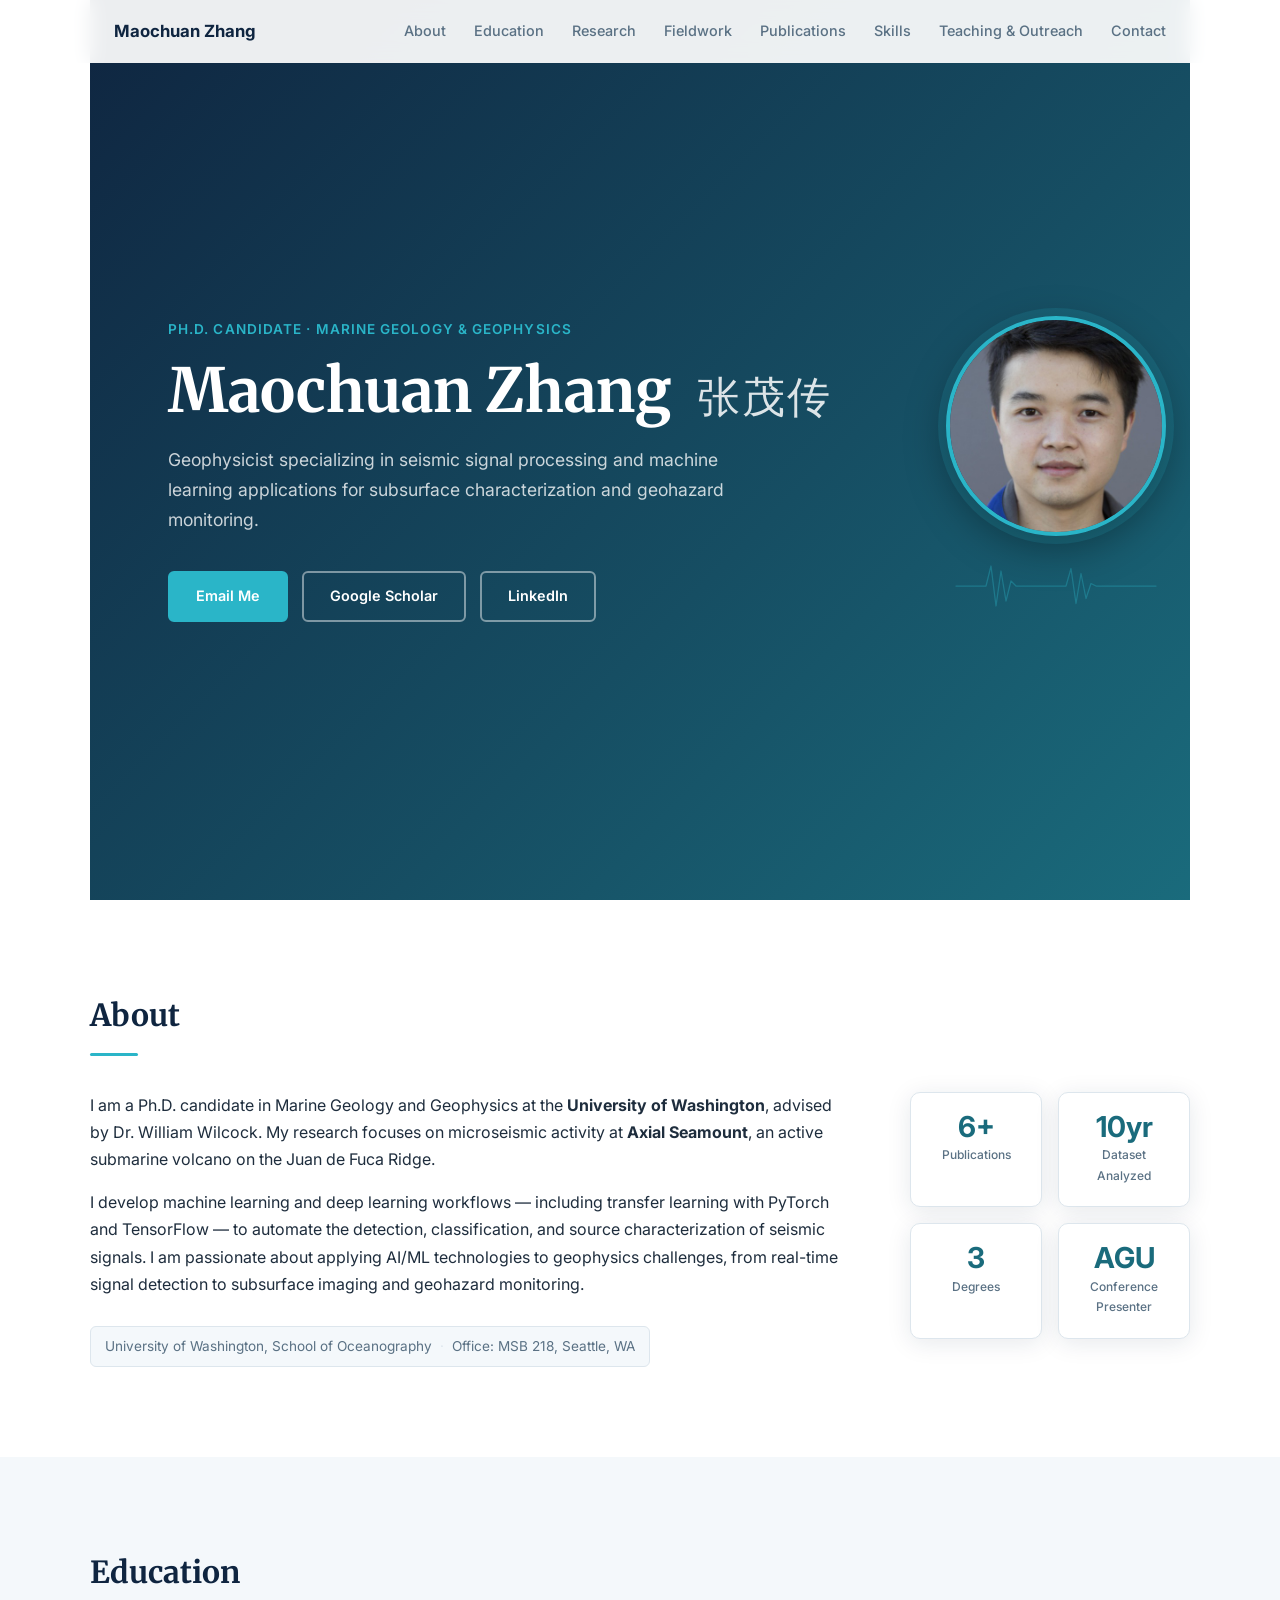
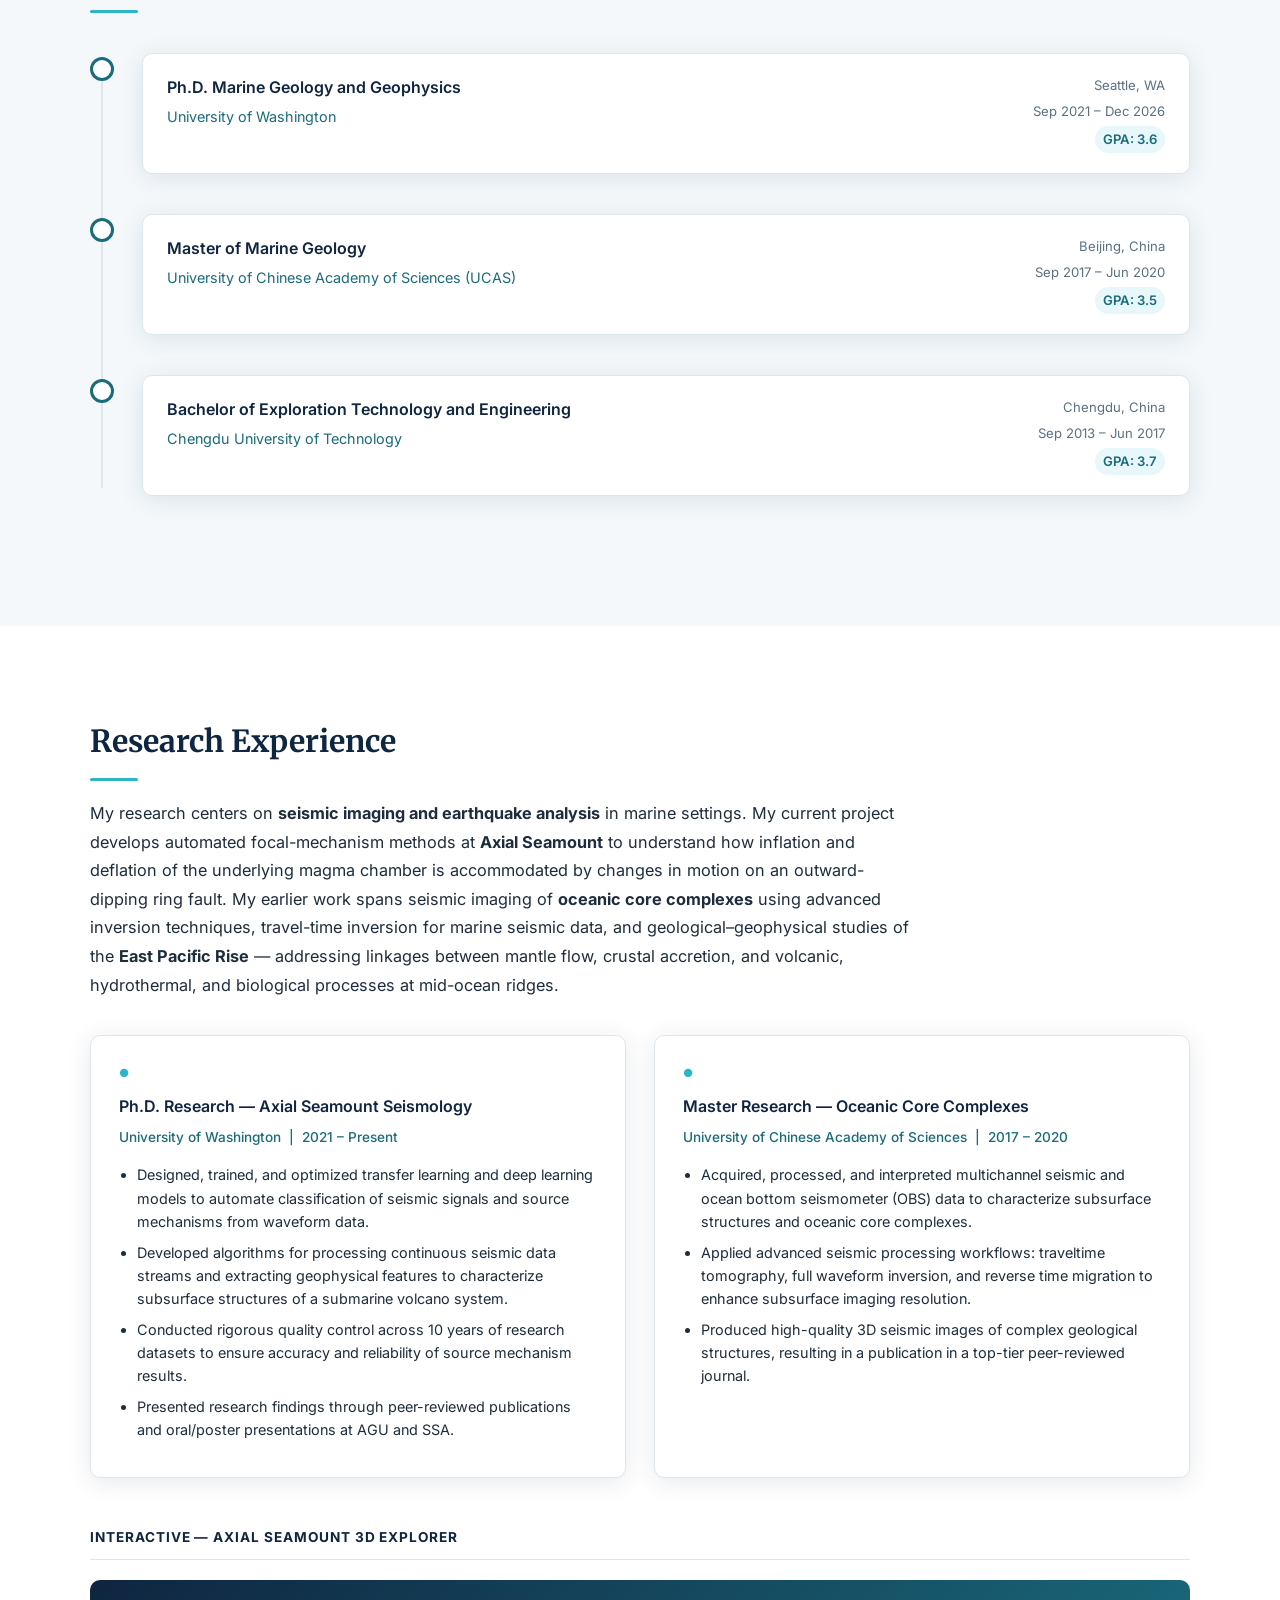
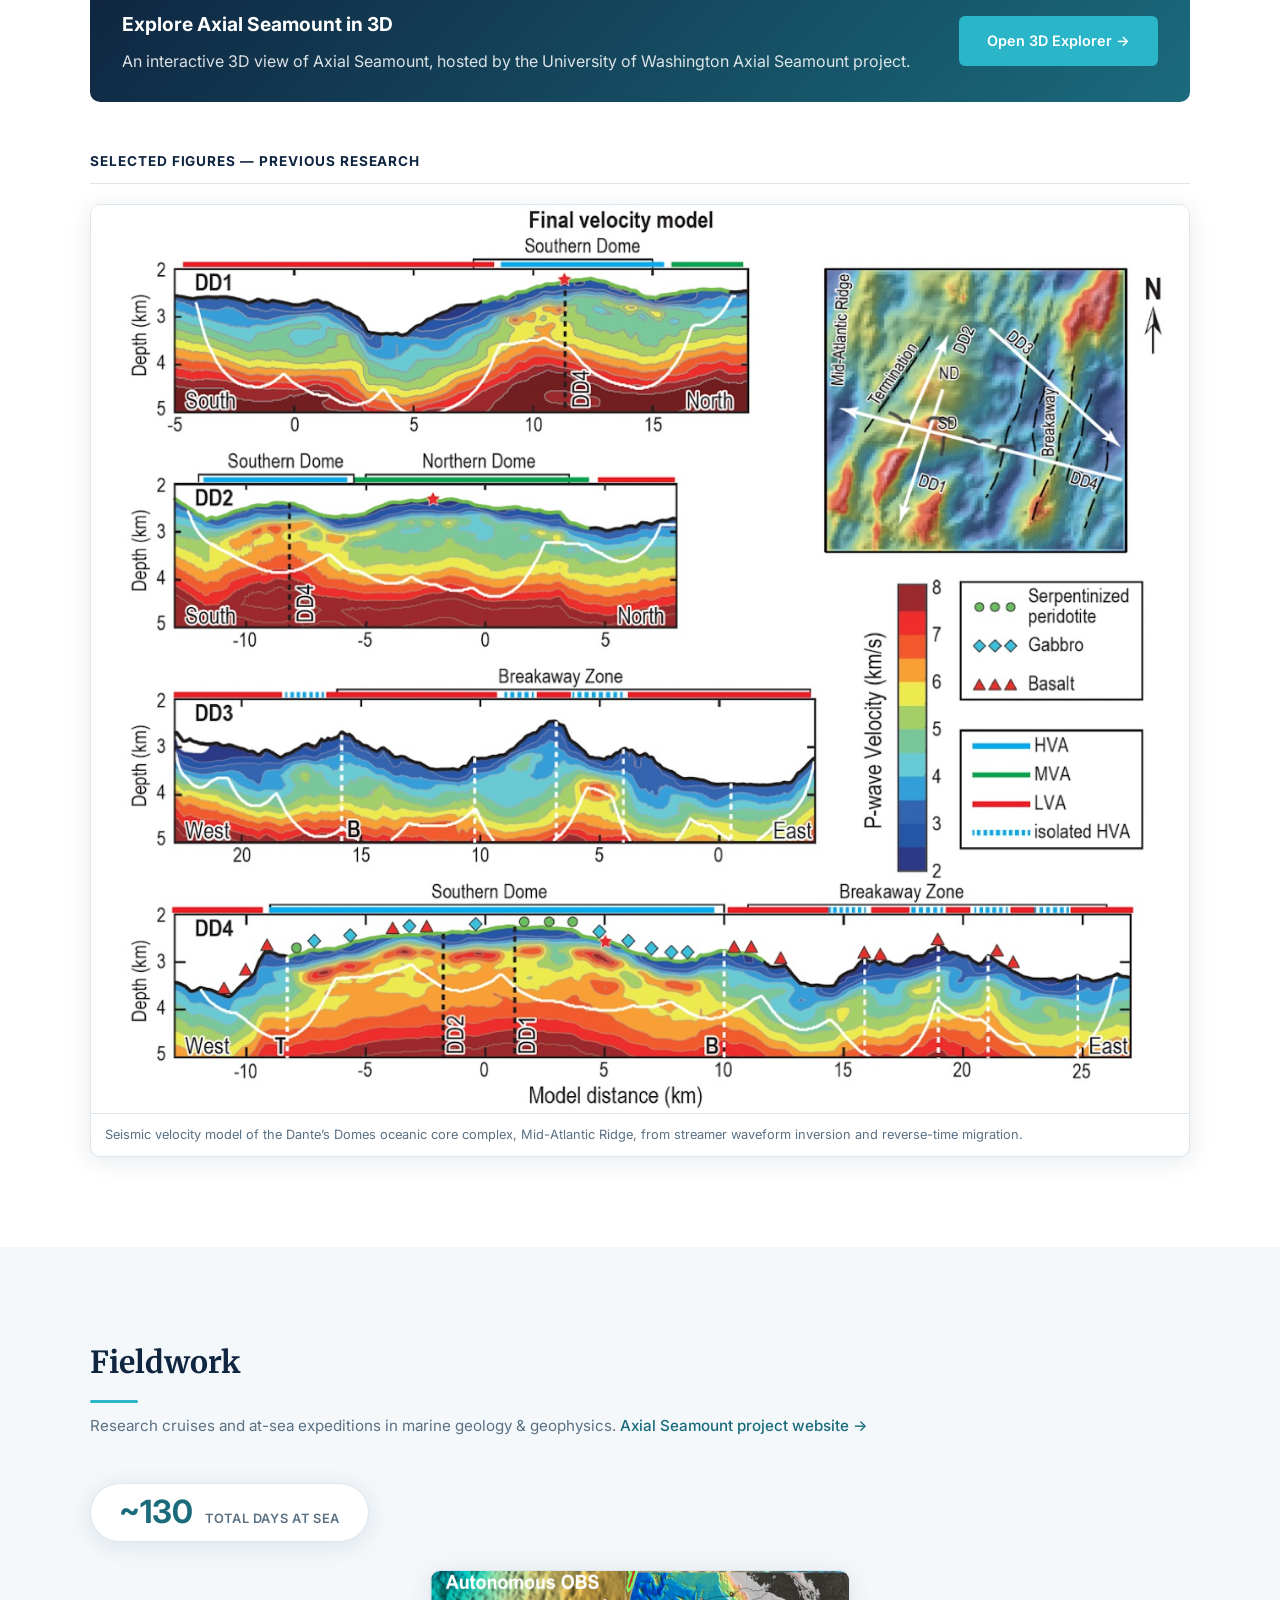
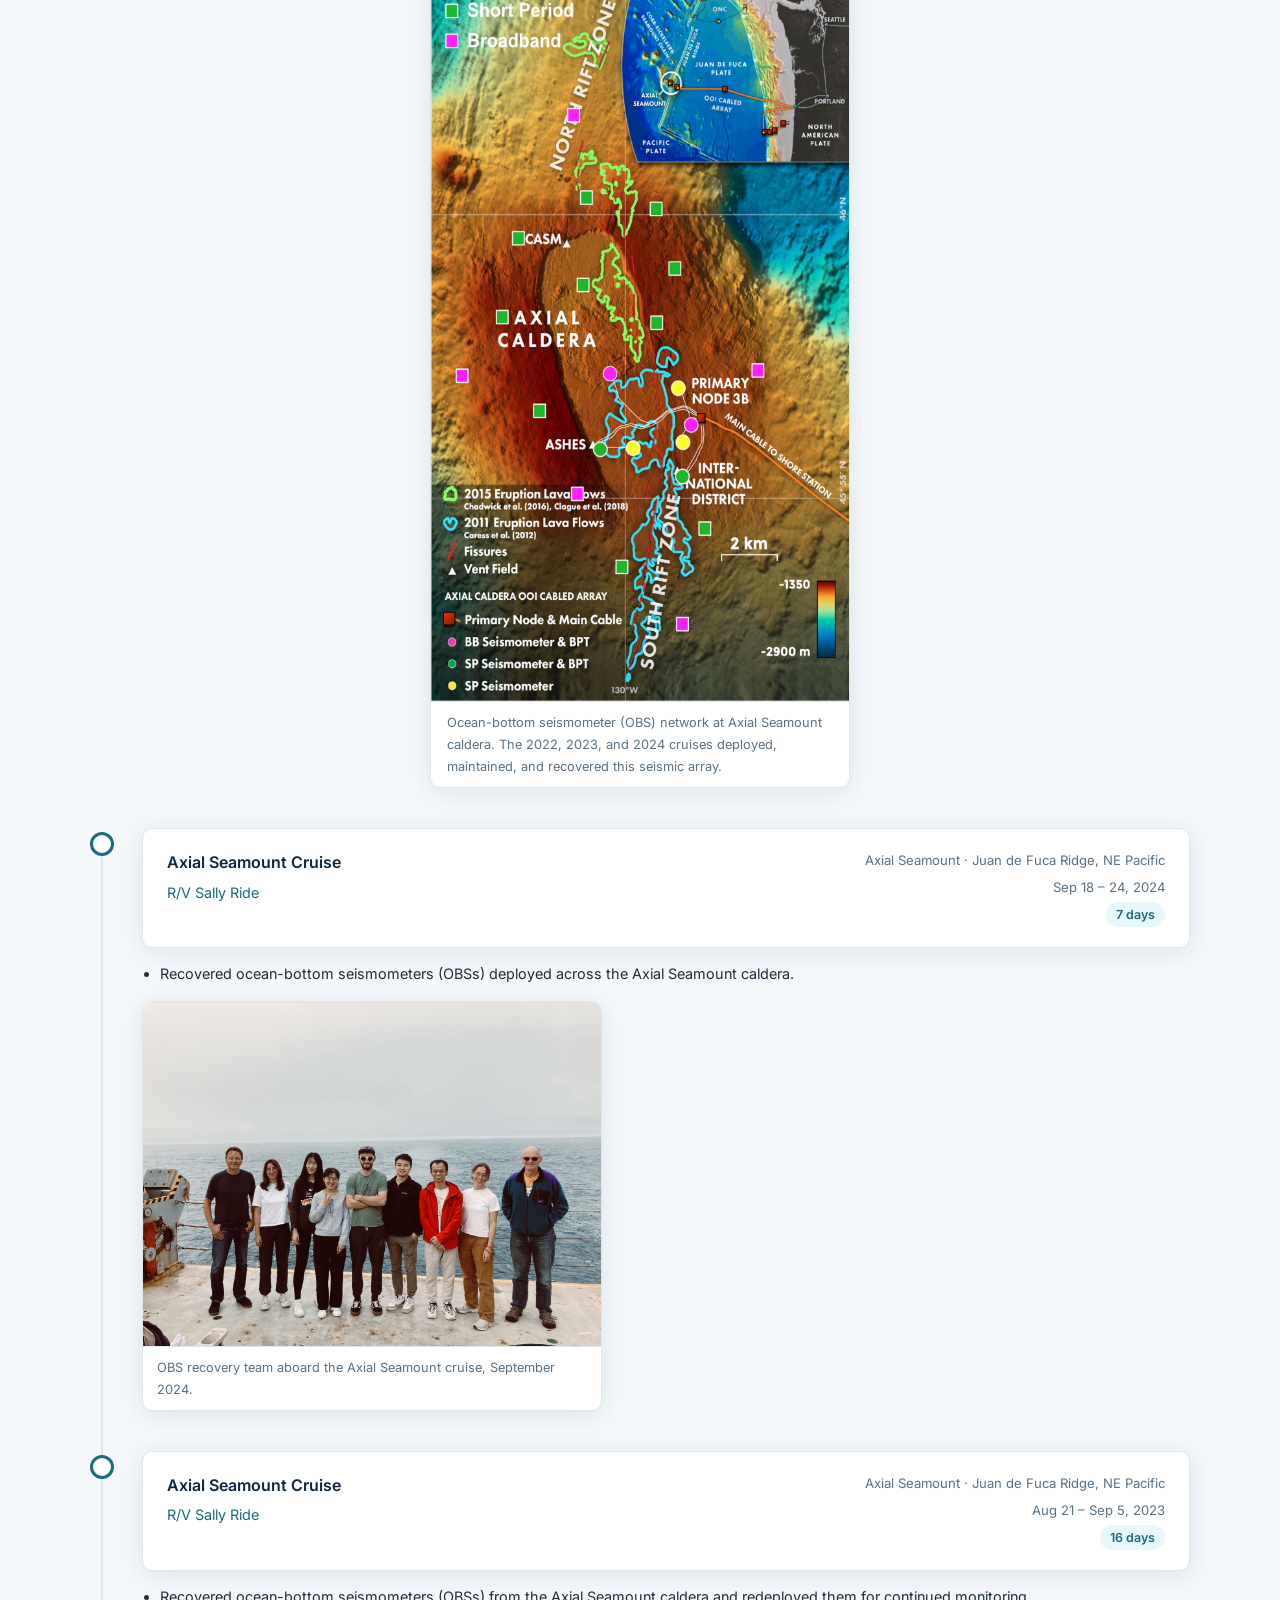
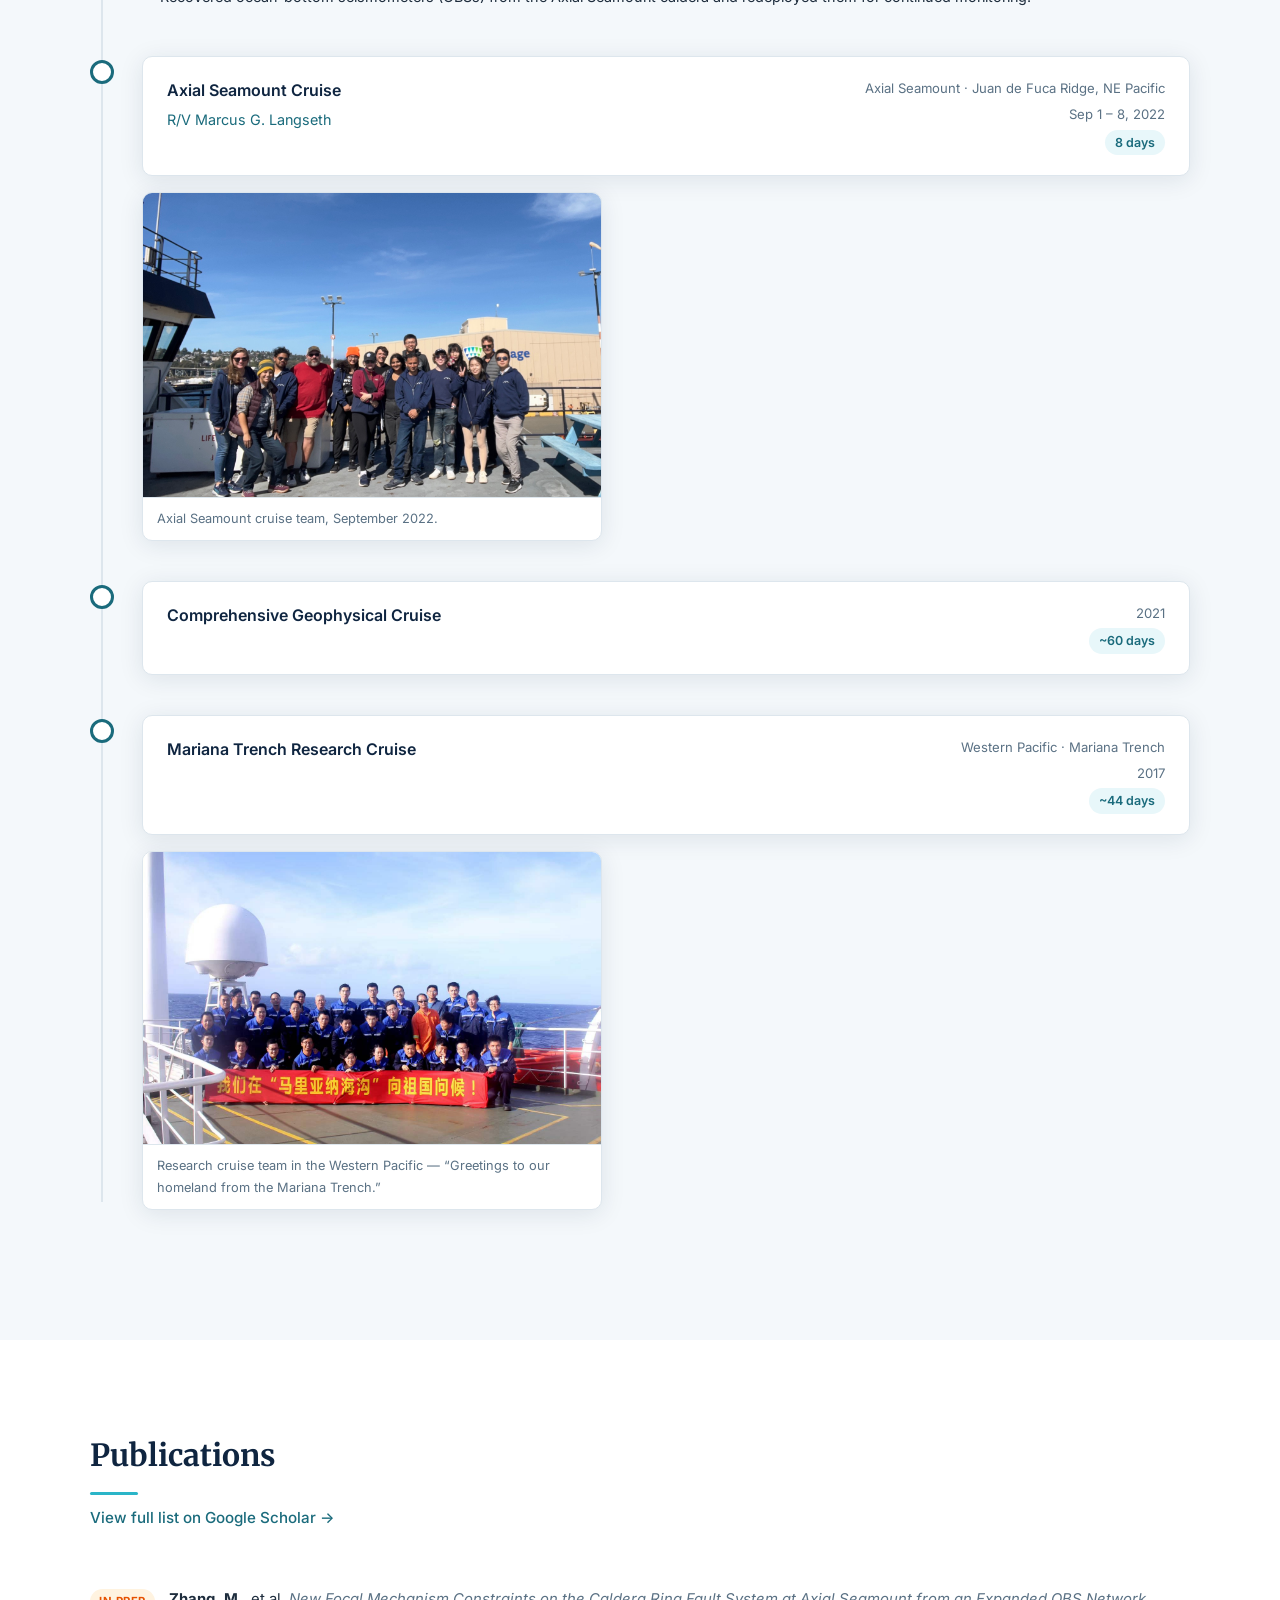
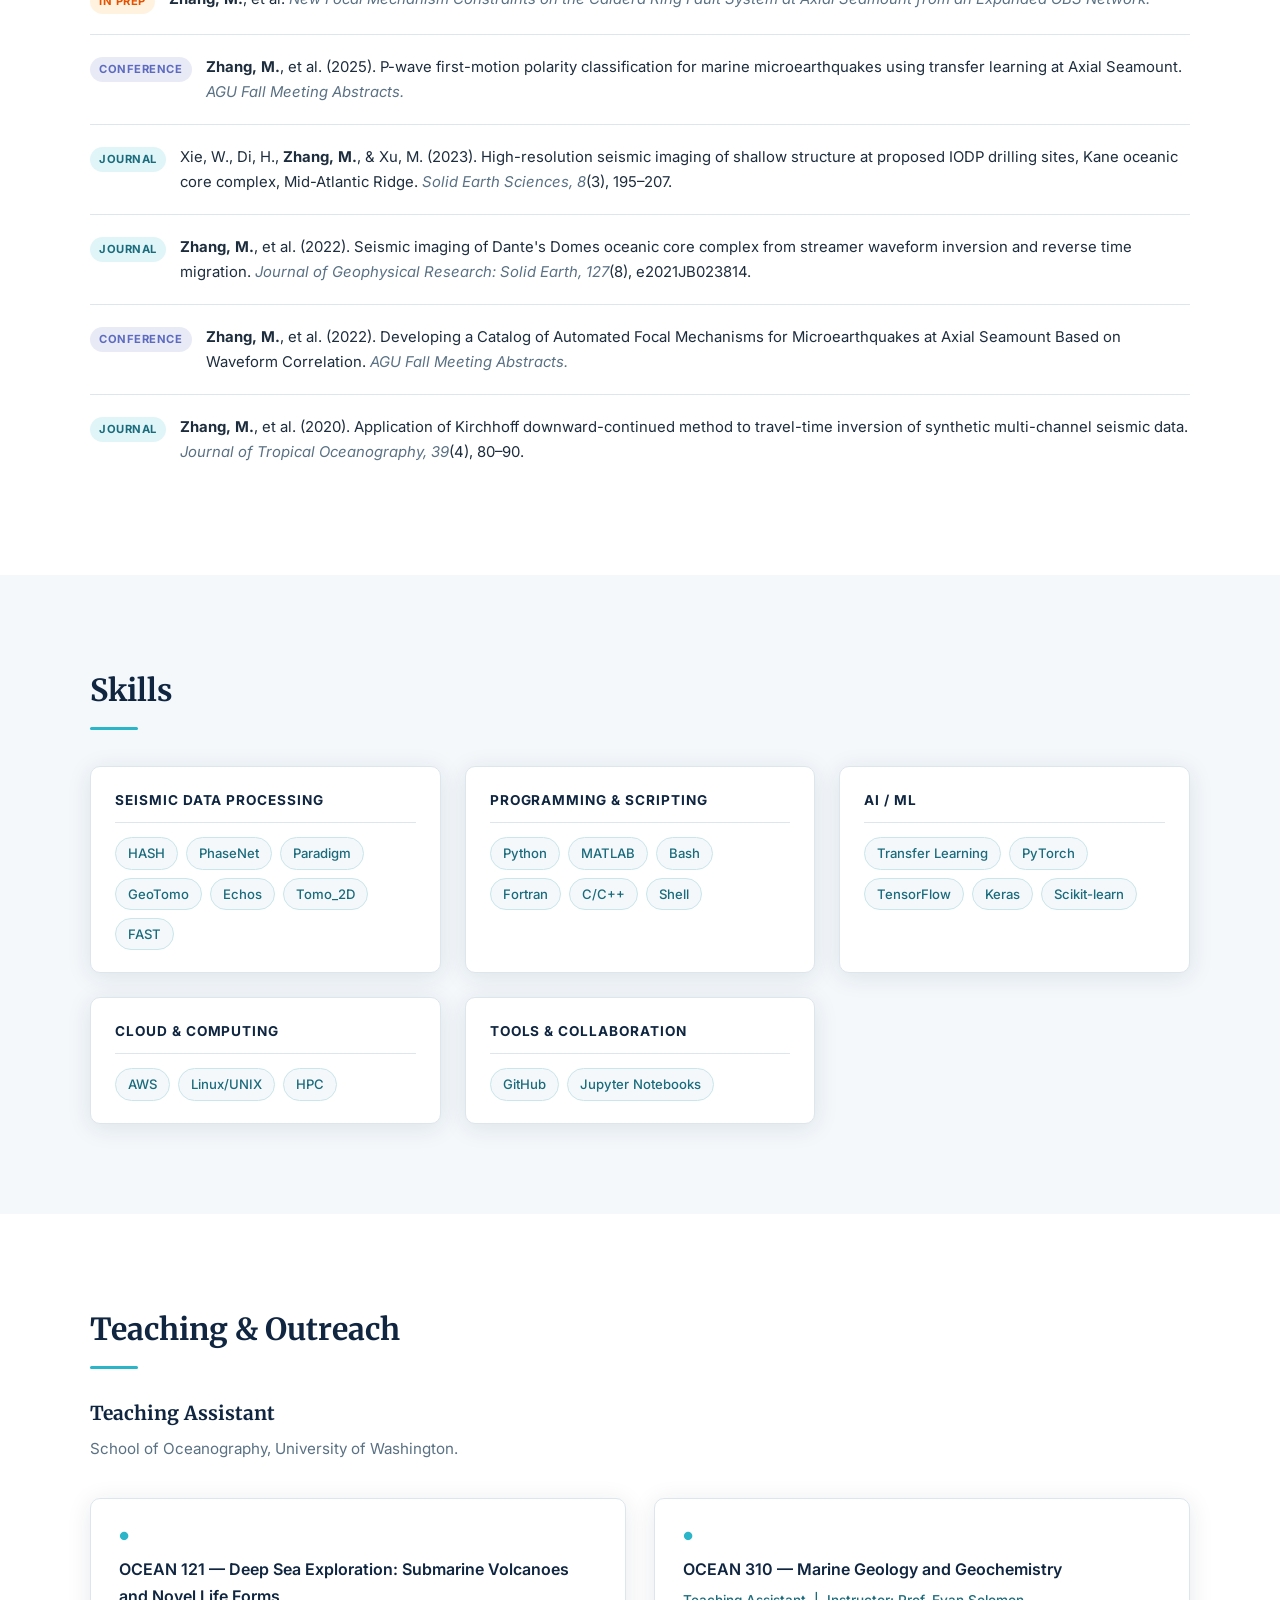
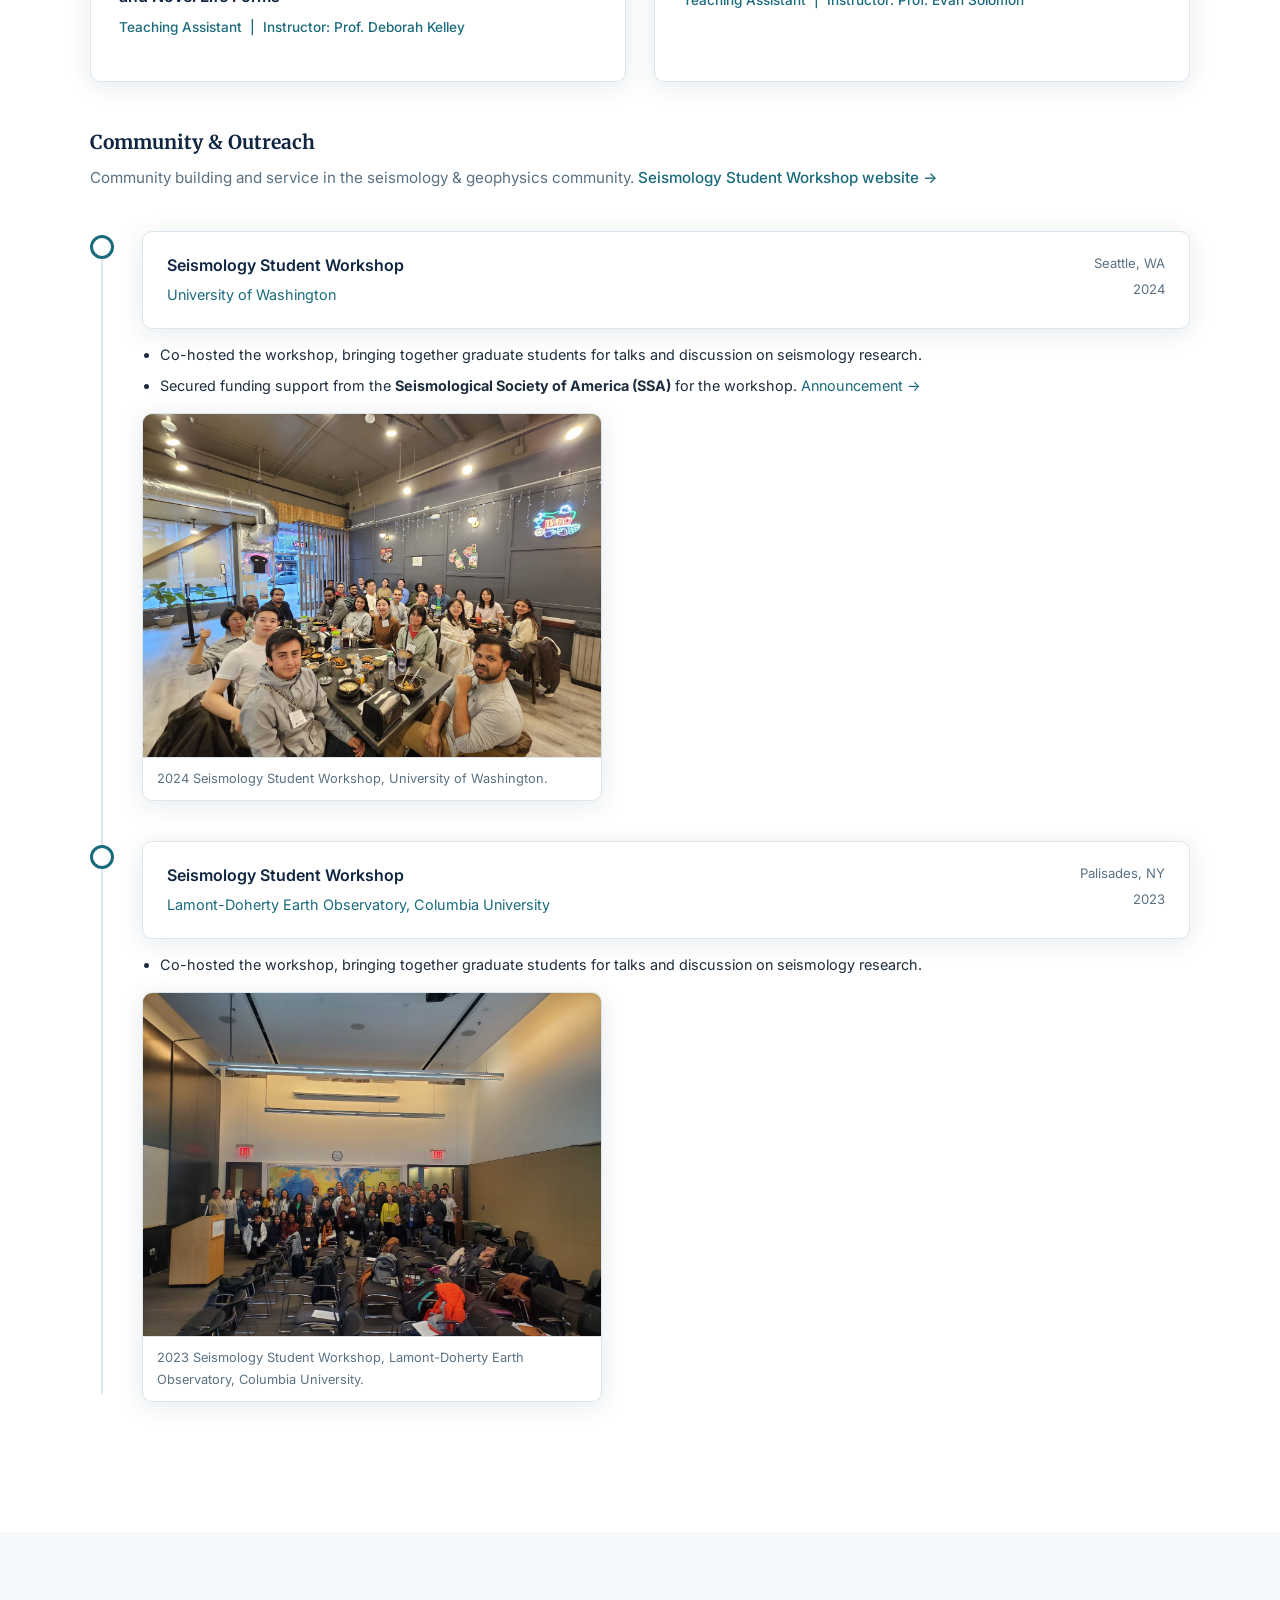
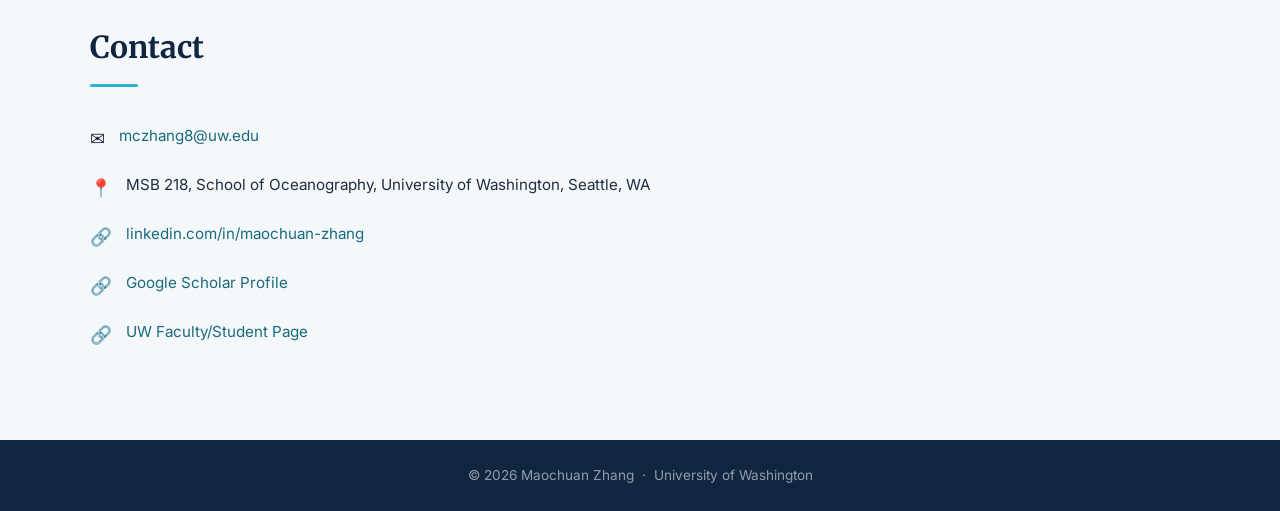
<file: index.html>
<!DOCTYPE html>
<html lang="en">
<head>
  <meta charset="UTF-8" />
  <meta name="viewport" content="width=device-width, initial-scale=1.0" />
  <title>Maochuan Zhang</title>
  <link rel="stylesheet" href="style.css" />
  <link href="https://fonts.googleapis.com/css2?family=Inter:wght@300;400;500;600;700&family=Merriweather:ital,wght@0,400;0,700;1,400&display=swap" rel="stylesheet" />
</head>
<body>

  <!-- Navigation -->
  <nav id="navbar">
    <div class="nav-inner">
      <a class="nav-brand" href="#home">Maochuan Zhang</a>
      <ul class="nav-links">
        <li><a href="#about">About</a></li>
        <li><a href="#education">Education</a></li>
        <li><a href="#research">Research</a></li>
        <li><a href="#fieldwork">Fieldwork</a></li>
        <li><a href="#publications">Publications</a></li>
        <li><a href="#skills">Skills</a></li>
        <li><a href="#outreach">Teaching &amp; Outreach</a></li>
        <li><a href="#contact">Contact</a></li>
      </ul>
      <button class="nav-toggle" aria-label="Toggle menu">&#9776;</button>
    </div>
  </nav>

  <!-- Hero -->
  <section id="home" class="hero">
    <div class="hero-content">
      <p class="hero-tag">Ph.D. Candidate · Marine Geology &amp; Geophysics</p>
      <h1>Maochuan Zhang <span class="name-cn" lang="zh">张茂传</span></h1>
      <p class="hero-sub">
        Geophysicist specializing in seismic signal processing and machine learning applications
        for subsurface characterization and geohazard monitoring.
      </p>
      <div class="hero-links">
        <a href="mailto:mczhang8@uw.edu" class="btn btn-primary">Email Me</a>
        <a href="https://scholar.google.com/citations?user=3ZEk4M4AAAAJ&hl=en" target="_blank" class="btn btn-outline">Google Scholar</a>
        <a href="https://www.linkedin.com/in/maochuan-zhang/" target="_blank" class="btn btn-outline">LinkedIn</a>
      </div>
    </div>
    <div class="hero-visual">
      <div class="hero-photo-wrap">
        <img src="profile.jpg" alt="Maochuan Zhang" class="hero-photo" />
      </div>
      <div class="seismic-animation">
        <svg viewBox="0 0 400 120" xmlns="http://www.w3.org/2000/svg">
          <polyline class="wave" points="0,60 40,60 60,60 70,20 80,100 90,30 100,90 110,50 120,60 160,60 200,60 220,60 230,25 240,95 250,35 260,85 270,55 280,60 320,60 360,60 400,60"/>
        </svg>
      </div>
    </div>
  </section>

  <!-- About -->
  <section id="about" class="section">
    <div class="container">
      <h2 class="section-title">About</h2>
      <div class="about-grid">
        <div class="about-text">
          <p>
            I am a Ph.D. candidate in Marine Geology and Geophysics at the
            <strong>University of Washington</strong>, advised by Dr. William Wilcock.
            My research focuses on microseismic activity at <strong>Axial Seamount</strong>,
            an active submarine volcano on the Juan de Fuca Ridge.
          </p>
          <p>
            I develop machine learning and deep learning workflows — including transfer learning
            with PyTorch and TensorFlow — to automate the detection, classification, and source
            characterization of seismic signals. I am passionate about applying AI/ML technologies
            to geophysics challenges, from real-time signal detection to subsurface imaging and
            geohazard monitoring.
          </p>
          <div class="affiliation-badge">
            <span>University of Washington, School of Oceanography</span>
            <span class="sep">·</span>
            <span>Office: MSB 218, Seattle, WA</span>
          </div>
        </div>
        <div class="about-stats">
          <div class="stat-card">
            <span class="stat-num">6+</span>
            <span class="stat-label">Publications</span>
          </div>
          <div class="stat-card">
            <span class="stat-num">10yr</span>
            <span class="stat-label">Dataset Analyzed</span>
          </div>
          <div class="stat-card">
            <span class="stat-num">3</span>
            <span class="stat-label">Degrees</span>
          </div>
          <div class="stat-card">
            <span class="stat-num">AGU</span>
            <span class="stat-label">Conference Presenter</span>
          </div>
        </div>
      </div>
    </div>
  </section>

  <!-- Education -->
  <section id="education" class="section section-alt">
    <div class="container">
      <h2 class="section-title">Education</h2>
      <div class="timeline">

        <div class="timeline-item">
          <div class="timeline-dot"></div>
          <div class="timeline-content">
            <div class="timeline-header">
              <div>
                <h3>Ph.D. Marine Geology and Geophysics</h3>
                <p class="institution">University of Washington</p>
              </div>
              <div class="timeline-meta">
                <span class="location">Seattle, WA</span>
                <span class="date">Sep 2021 – Dec 2026</span>
                <span class="gpa">GPA: 3.6</span>
              </div>
            </div>
          </div>
        </div>

        <div class="timeline-item">
          <div class="timeline-dot"></div>
          <div class="timeline-content">
            <div class="timeline-header">
              <div>
                <h3>Master of Marine Geology</h3>
                <p class="institution">University of Chinese Academy of Sciences (UCAS)</p>
              </div>
              <div class="timeline-meta">
                <span class="location">Beijing, China</span>
                <span class="date">Sep 2017 – Jun 2020</span>
                <span class="gpa">GPA: 3.5</span>
              </div>
            </div>
          </div>
        </div>

        <div class="timeline-item">
          <div class="timeline-dot"></div>
          <div class="timeline-content">
            <div class="timeline-header">
              <div>
                <h3>Bachelor of Exploration Technology and Engineering</h3>
                <p class="institution">Chengdu University of Technology</p>
              </div>
              <div class="timeline-meta">
                <span class="location">Chengdu, China</span>
                <span class="date">Sep 2013 – Jun 2017</span>
                <span class="gpa">GPA: 3.7</span>
              </div>
            </div>
          </div>
        </div>

      </div>
    </div>
  </section>

  <!-- Research -->
  <section id="research" class="section">
    <div class="container">
      <h2 class="section-title">Research Experience</h2>
      <p class="research-intro">
        My research centers on <strong>seismic imaging and earthquake analysis</strong> in marine settings.
        My current project develops automated focal-mechanism methods at <strong>Axial Seamount</strong>
        to understand how inflation and deflation of the underlying magma chamber is accommodated by
        changes in motion on an outward-dipping ring fault. My earlier work
        spans seismic imaging of <strong>oceanic core complexes</strong> using advanced inversion techniques,
        travel-time inversion for marine seismic data, and geological&ndash;geophysical studies of the
        <strong>East Pacific Rise</strong> &mdash; addressing linkages between mantle flow, crustal accretion,
        and volcanic, hydrothermal, and biological processes at mid-ocean ridges.
      </p>
      <div class="research-grid">

        <div class="research-card">
          <div class="research-icon">&#9679;</div>
          <h3>Ph.D. Research — Axial Seamount Seismology</h3>
          <p class="research-place">University of Washington &nbsp;|&nbsp; 2021 – Present</p>
          <ul>
            <li>Designed, trained, and optimized transfer learning and deep learning models to automate classification of seismic signals and source mechanisms from waveform data.</li>
            <li>Developed algorithms for processing continuous seismic data streams and extracting geophysical features to characterize subsurface structures of a submarine volcano system.</li>
            <li>Conducted rigorous quality control across 10 years of research datasets to ensure accuracy and reliability of source mechanism results.</li>
            <li>Presented research findings through peer-reviewed publications and oral/poster presentations at AGU and SSA.</li>
          </ul>
        </div>

        <div class="research-card">
          <div class="research-icon">&#9679;</div>
          <h3>Master Research — Oceanic Core Complexes</h3>
          <p class="research-place">University of Chinese Academy of Sciences &nbsp;|&nbsp; 2017 – 2020</p>
          <ul>
            <li>Acquired, processed, and interpreted multichannel seismic and ocean bottom seismometer (OBS) data to characterize subsurface structures and oceanic core complexes.</li>
            <li>Applied advanced seismic processing workflows: traveltime tomography, full waveform inversion, and reverse time migration to enhance subsurface imaging resolution.</li>
            <li>Produced high-quality 3D seismic images of complex geological structures, resulting in a publication in a top-tier peer-reviewed journal.</li>
          </ul>
        </div>

      </div>

      <div class="research-figures">
        <h3 class="research-figures-title">Interactive &mdash; Axial Seamount 3D Explorer</h3>
        <a class="explorer-card" href="http://axial.ocean.washington.edu/Axial3DExplorer.html" target="_blank" rel="noopener">
          <div class="explorer-text">
            <h4>Explore Axial Seamount in 3D</h4>
            <p>An interactive 3D view of Axial Seamount, hosted by the University of Washington Axial Seamount project.</p>
          </div>
          <span class="btn btn-primary">Open 3D Explorer &rarr;</span>
        </a>
      </div>

      <div class="research-figures">
        <h3 class="research-figures-title">Selected Figures &mdash; Previous Research</h3>
        <div class="research-figures-grid">
          <figure class="research-figure">
            <img src="research-occ.jpg" alt="Seismic velocity model of the Dante's Domes oceanic core complex, Mid-Atlantic Ridge" />
            <figcaption>Seismic velocity model of the Dante&rsquo;s Domes oceanic core complex, Mid-Atlantic Ridge, from streamer waveform inversion and reverse-time migration.</figcaption>
          </figure>
        </div>
      </div>
    </div>
  </section>

  <!-- Fieldwork -->
  <section id="fieldwork" class="section section-alt">
    <div class="container">
      <h2 class="section-title">Fieldwork</h2>
      <p class="section-sub">Research cruises and at-sea expeditions in marine geology &amp; geophysics. <a href="http://axial.ocean.washington.edu/" target="_blank" rel="noopener">Axial Seamount project website &rarr;</a></p>

      <div class="seadays">
        <span class="seadays-num">~130</span>
        <span class="seadays-label">Total Days at Sea</span>
      </div>

      <figure class="fieldwork-plan">
        <img src="axial-plan.png" alt="Planned ocean-bottom seismometer network at Axial Seamount caldera" />
        <figcaption>Ocean-bottom seismometer (OBS) network at Axial Seamount caldera. The 2022, 2023, and 2024 cruises deployed, maintained, and recovered this seismic array.</figcaption>
      </figure>

      <div class="timeline">

        <div class="timeline-item">
          <div class="timeline-dot"></div>
          <div class="timeline-content">
            <div class="timeline-header">
              <div>
                <h3>Axial Seamount Cruise</h3>
                <p class="institution">R/V Sally Ride</p>
              </div>
              <div class="timeline-meta">
                <span class="location">Axial Seamount &middot; Juan de Fuca Ridge, NE Pacific</span>
                <span class="date">Sep 18 &ndash; 24, 2024</span>
                <span class="days">7 days</span>
              </div>
            </div>
            <ul class="fieldwork-list">
              <li>Recovered ocean-bottom seismometers (OBSs) deployed across the Axial Seamount caldera.</li>
            </ul>
            <figure class="fieldwork-photo">
              <img src="cruise-axial-2024.jpg" alt="Axial Seamount 2024 research cruise team on deck" />
              <figcaption>OBS recovery team aboard the Axial Seamount cruise, September 2024.</figcaption>
            </figure>
          </div>
        </div>

        <div class="timeline-item">
          <div class="timeline-dot"></div>
          <div class="timeline-content">
            <div class="timeline-header">
              <div>
                <h3>Axial Seamount Cruise</h3>
                <p class="institution">R/V Sally Ride</p>
              </div>
              <div class="timeline-meta">
                <span class="location">Axial Seamount &middot; Juan de Fuca Ridge, NE Pacific</span>
                <span class="date">Aug 21 &ndash; Sep 5, 2023</span>
                <span class="days">16 days</span>
              </div>
            </div>
            <ul class="fieldwork-list">
              <li>Recovered ocean-bottom seismometers (OBSs) from the Axial Seamount caldera and redeployed them for continued monitoring.</li>
            </ul>
          </div>
        </div>

        <div class="timeline-item">
          <div class="timeline-dot"></div>
          <div class="timeline-content">
            <div class="timeline-header">
              <div>
                <h3>Axial Seamount Cruise</h3>
                <p class="institution">R/V Marcus G. Langseth</p>
              </div>
              <div class="timeline-meta">
                <span class="location">Axial Seamount &middot; Juan de Fuca Ridge, NE Pacific</span>
                <span class="date">Sep 1 &ndash; 8, 2022</span>
                <span class="days">8 days</span>
              </div>
            </div>
            <figure class="fieldwork-photo">
              <img src="cruise-axial-2022.jpg" alt="Axial Seamount 2022 research cruise team on deck" />
              <figcaption>Axial Seamount cruise team, September 2022.</figcaption>
            </figure>
          </div>
        </div>

        <div class="timeline-item">
          <div class="timeline-dot"></div>
          <div class="timeline-content">
            <div class="timeline-header">
              <div>
                <h3>Comprehensive Geophysical Cruise</h3>
              </div>
              <div class="timeline-meta">
                <span class="date">2021</span>
                <span class="days">~60 days</span>
              </div>
            </div>
          </div>
        </div>

        <div class="timeline-item">
          <div class="timeline-dot"></div>
          <div class="timeline-content">
            <div class="timeline-header">
              <div>
                <h3>Mariana Trench Research Cruise</h3>
              </div>
              <div class="timeline-meta">
                <span class="location">Western Pacific &middot; Mariana Trench</span>
                <span class="date">2017</span>
                <span class="days">~44 days</span>
              </div>
            </div>
            <figure class="fieldwork-photo">
              <img src="cruise-mariana.jpg" alt="Research cruise team photo at the Mariana Trench" />
              <figcaption>Research cruise team in the Western Pacific &mdash; &ldquo;Greetings to our homeland from the Mariana Trench.&rdquo;</figcaption>
            </figure>
          </div>
        </div>

      </div>
    </div>
  </section>

  <!-- Publications -->
  <section id="publications" class="section">
    <div class="container">
      <h2 class="section-title">Publications</h2>
      <p class="section-sub">
        <a href="https://scholar.google.com/citations?user=3ZEk4M4AAAAJ&hl=en" target="_blank">View full list on Google Scholar &rarr;</a>
      </p>
      <ol class="pub-list">

        <li class="pub-item">
          <span class="pub-badge prep">In Prep</span>
          <p><strong>Zhang, M.</strong>, et al. <em>New Focal Mechanism Constraints on the Caldera Ring Fault System at Axial Seamount from an Expanded OBS Network.</em></p>
        </li>

        <li class="pub-item">
          <span class="pub-badge conf">Conference</span>
          <p><strong>Zhang, M.</strong>, et al. (2025). P-wave first-motion polarity classification for marine microearthquakes using transfer learning at Axial Seamount. <em>AGU Fall Meeting Abstracts.</em></p>
        </li>

        <li class="pub-item">
          <span class="pub-badge journal">Journal</span>
          <p>Xie, W., Di, H., <strong>Zhang, M.</strong>, &amp; Xu, M. (2023). High-resolution seismic imaging of shallow structure at proposed IODP drilling sites, Kane oceanic core complex, Mid-Atlantic Ridge. <em>Solid Earth Sciences, 8</em>(3), 195–207.</p>
        </li>

        <li class="pub-item">
          <span class="pub-badge journal">Journal</span>
          <p><strong>Zhang, M.</strong>, et al. (2022). Seismic imaging of Dante's Domes oceanic core complex from streamer waveform inversion and reverse time migration. <em>Journal of Geophysical Research: Solid Earth, 127</em>(8), e2021JB023814.</p>
        </li>

        <li class="pub-item">
          <span class="pub-badge conf">Conference</span>
          <p><strong>Zhang, M.</strong>, et al. (2022). Developing a Catalog of Automated Focal Mechanisms for Microearthquakes at Axial Seamount Based on Waveform Correlation. <em>AGU Fall Meeting Abstracts.</em></p>
        </li>

        <li class="pub-item">
          <span class="pub-badge journal">Journal</span>
          <p><strong>Zhang, M.</strong>, et al. (2020). Application of Kirchhoff downward-continued method to travel-time inversion of synthetic multi-channel seismic data. <em>Journal of Tropical Oceanography, 39</em>(4), 80–90.</p>
        </li>

      </ol>
    </div>
  </section>

  <!-- Skills -->
  <section id="skills" class="section section-alt">
    <div class="container">
      <h2 class="section-title">Skills</h2>
      <div class="skills-grid">

        <div class="skill-group">
          <h3>Seismic Data Processing</h3>
          <div class="tags">
            <span>HASH</span><span>PhaseNet</span><span>Paradigm</span>
            <span>GeoTomo</span><span>Echos</span><span>Tomo_2D</span><span>FAST</span>
          </div>
        </div>

        <div class="skill-group">
          <h3>Programming &amp; Scripting</h3>
          <div class="tags">
            <span>Python</span><span>MATLAB</span><span>Bash</span>
            <span>Fortran</span><span>C/C++</span><span>Shell</span>
          </div>
        </div>

        <div class="skill-group">
          <h3>AI / ML</h3>
          <div class="tags">
            <span>Transfer Learning</span><span>PyTorch</span><span>TensorFlow</span>
            <span>Keras</span><span>Scikit-learn</span>
          </div>
        </div>

        <div class="skill-group">
          <h3>Cloud &amp; Computing</h3>
          <div class="tags">
            <span>AWS</span><span>Linux/UNIX</span><span>HPC</span>
          </div>
        </div>

        <div class="skill-group">
          <h3>Tools &amp; Collaboration</h3>
          <div class="tags">
            <span>GitHub</span><span>Jupyter Notebooks</span>
          </div>
        </div>

      </div>
    </div>
  </section>

  <!-- Teaching & Outreach -->
  <section id="outreach" class="section">
    <div class="container">
      <h2 class="section-title">Teaching &amp; Outreach</h2>

      <h3 class="subsection-title">Teaching Assistant</h3>
      <p class="section-sub">School of Oceanography, University of Washington.</p>
      <div class="research-grid">

        <div class="research-card">
          <div class="research-icon">&#9679;</div>
          <h3>OCEAN 121 &mdash; Deep Sea Exploration: Submarine Volcanoes and Novel Life Forms</h3>
          <p class="research-place">Teaching Assistant &nbsp;|&nbsp; Instructor: Prof. Deborah Kelley</p>
        </div>

        <div class="research-card">
          <div class="research-icon">&#9679;</div>
          <h3>OCEAN 310 &mdash; Marine Geology and Geochemistry</h3>
          <p class="research-place">Teaching Assistant &nbsp;|&nbsp; Instructor: Prof. Evan Solomon</p>
        </div>

      </div>

      <h3 class="subsection-title">Community &amp; Outreach</h3>
      <p class="section-sub">Community building and service in the seismology &amp; geophysics community. <a href="https://seismologystudentworkshop.weebly.com/" target="_blank" rel="noopener">Seismology Student Workshop website &rarr;</a></p>
      <div class="timeline">

        <div class="timeline-item">
          <div class="timeline-dot"></div>
          <div class="timeline-content">
            <div class="timeline-header">
              <div>
                <h3>Seismology Student Workshop</h3>
                <p class="institution">University of Washington</p>
              </div>
              <div class="timeline-meta">
                <span class="location">Seattle, WA</span>
                <span class="date">2024</span>
              </div>
            </div>
            <ul class="fieldwork-list">
              <li>Co-hosted the workshop, bringing together graduate students for talks and discussion on seismology research.</li>
              <li>Secured funding support from the <strong>Seismological Society of America (SSA)</strong> for the workshop. <a href="https://www.linkedin.com/feed/update/urn:li:activity:7190062293961830400/" target="_blank" rel="noopener">Announcement &rarr;</a></li>
            </ul>
            <figure class="fieldwork-photo">
              <img src="outreach-2024-uw.jpg" alt="2024 Seismology Student Workshop participants at the University of Washington" />
              <figcaption>2024 Seismology Student Workshop, University of Washington.</figcaption>
            </figure>
          </div>
        </div>

        <div class="timeline-item">
          <div class="timeline-dot"></div>
          <div class="timeline-content">
            <div class="timeline-header">
              <div>
                <h3>Seismology Student Workshop</h3>
                <p class="institution">Lamont-Doherty Earth Observatory, Columbia University</p>
              </div>
              <div class="timeline-meta">
                <span class="location">Palisades, NY</span>
                <span class="date">2023</span>
              </div>
            </div>
            <ul class="fieldwork-list">
              <li>Co-hosted the workshop, bringing together graduate students for talks and discussion on seismology research.</li>
            </ul>
            <figure class="fieldwork-photo">
              <img src="outreach-2023-ldeo.jpg" alt="2023 Seismology Student Workshop participants at Lamont-Doherty Earth Observatory, Columbia University" />
              <figcaption>2023 Seismology Student Workshop, Lamont-Doherty Earth Observatory, Columbia University.</figcaption>
            </figure>
          </div>
        </div>

      </div>
    </div>
  </section>

  <!-- Contact -->
  <section id="contact" class="section section-alt">
    <div class="container">
      <h2 class="section-title">Contact</h2>
      <div class="contact-grid">
        <div class="contact-info">
          <div class="contact-item">
            <span class="contact-icon">&#9993;</span>
            <a href="mailto:mczhang8@uw.edu">mczhang8@uw.edu</a>
          </div>
          <div class="contact-item">
            <span class="contact-icon">&#128205;</span>
            <span>MSB 218, School of Oceanography, University of Washington, Seattle, WA</span>
          </div>
          <div class="contact-item">
            <span class="contact-icon">&#128279;</span>
            <a href="https://www.linkedin.com/in/maochuan-zhang/" target="_blank">linkedin.com/in/maochuan-zhang</a>
          </div>
          <div class="contact-item">
            <span class="contact-icon">&#128279;</span>
            <a href="https://scholar.google.com/citations?user=3ZEk4M4AAAAJ&hl=en" target="_blank">Google Scholar Profile</a>
          </div>
          <div class="contact-item">
            <span class="contact-icon">&#128279;</span>
            <a href="https://www.ocean.washington.edu/home/Maochuan_Zhang" target="_blank">UW Faculty/Student Page</a>
          </div>
        </div>
      </div>
    </div>
  </section>

  <!-- Footer -->
  <footer>
    <p>&copy; 2026 Maochuan Zhang &nbsp;&middot;&nbsp; University of Washington</p>
  </footer>

  <script>
    // Sticky nav shadow
    window.addEventListener('scroll', () => {
      document.getElementById('navbar').classList.toggle('scrolled', window.scrollY > 10);
    });

    // Mobile menu toggle
    document.querySelector('.nav-toggle').addEventListener('click', () => {
      document.querySelector('.nav-links').classList.toggle('open');
    });

    // Smooth active link highlighting
    const sections = document.querySelectorAll('section[id]');
    const navLinks = document.querySelectorAll('.nav-links a');
    const observer = new IntersectionObserver(entries => {
      entries.forEach(e => {
        if (e.isIntersecting) {
          navLinks.forEach(a => a.classList.remove('active'));
          const link = document.querySelector(`.nav-links a[href="#${e.target.id}"]`);
          if (link) link.classList.add('active');
        }
      });
    }, { threshold: 0.4 });
    sections.forEach(s => observer.observe(s));
  </script>

</body>
</html>
</file>
<file: style.css>
/* ===== Reset & Base ===== */
*, *::before, *::after { box-sizing: border-box; margin: 0; padding: 0; }

:root {
  --navy:    #0f2540;
  --teal:    #1a6b7c;
  --accent:  #2ab5c8;
  --light:   #f4f8fb;
  --white:   #ffffff;
  --text:    #1e2d3d;
  --muted:   #5a7184;
  --border:  #dde6ed;
  --radius:  10px;
  --shadow:  0 4px 24px rgba(15,37,64,0.10);
}

html { scroll-behavior: smooth; }

body {
  font-family: 'Inter', sans-serif;
  color: var(--text);
  background: var(--white);
  line-height: 1.7;
  font-size: 16px;
}

a { color: var(--teal); text-decoration: none; }
a:hover { color: var(--accent); }

/* ===== Nav ===== */
#navbar {
  position: fixed; top: 0; left: 0; right: 0; z-index: 100;
  background: rgba(255,255,255,0.92);
  backdrop-filter: blur(10px);
  border-bottom: 1px solid transparent;
  transition: border-color 0.2s, box-shadow 0.2s;
}
#navbar.scrolled {
  border-color: var(--border);
  box-shadow: 0 2px 12px rgba(15,37,64,0.08);
}
.nav-inner {
  max-width: 1100px; margin: auto;
  padding: 0 24px;
  height: 62px;
  display: flex; align-items: center; justify-content: space-between;
}
.nav-brand {
  font-weight: 700; font-size: 1.05rem;
  color: var(--navy);
}
.nav-links {
  display: flex; gap: 28px; list-style: none;
}
.nav-links a {
  font-size: 0.9rem; font-weight: 500;
  color: var(--muted);
  transition: color 0.2s;
  padding-bottom: 2px;
  border-bottom: 2px solid transparent;
}
.nav-links a:hover,
.nav-links a.active {
  color: var(--teal);
  border-bottom-color: var(--accent);
}
.nav-toggle {
  display: none; background: none; border: none;
  font-size: 1.4rem; cursor: pointer; color: var(--navy);
}

/* ===== Hero ===== */
.hero {
  min-height: 100vh;
  background: linear-gradient(135deg, var(--navy) 0%, #164e63 60%, #1a6b7c 100%);
  display: flex; align-items: center;
  padding: 100px 24px 60px;
}
.hero > * { max-width: 1100px; margin: auto; }
.hero {
  flex-direction: column;
  justify-content: center;
  gap: 0;
  position: relative;
  overflow: hidden;
}
.hero-content {
  max-width: 680px;
  position: relative; z-index: 2;
}
.hero-tag {
  font-size: 0.85rem; font-weight: 600; letter-spacing: 0.08em;
  text-transform: uppercase;
  color: var(--accent);
  margin-bottom: 14px;
}
.hero h1 {
  font-family: 'Merriweather', serif;
  font-size: clamp(2.4rem, 5vw, 3.8rem);
  color: var(--white);
  line-height: 1.15;
  margin-bottom: 20px;
}
.hero h1 .name-cn {
  font-size: 0.7em;
  font-weight: 400;
  color: rgba(255,255,255,0.85);
  margin-left: 0.3em;
  letter-spacing: 0.05em;
}
.hero-sub {
  font-size: 1.1rem;
  color: rgba(255,255,255,0.78);
  max-width: 560px;
  margin-bottom: 36px;
}
.hero-links { display: flex; gap: 14px; flex-wrap: wrap; }

.btn {
  padding: 11px 26px;
  border-radius: 6px;
  font-size: 0.9rem; font-weight: 600;
  transition: all 0.2s;
  display: inline-block;
}
.btn-primary {
  background: var(--accent);
  color: var(--white);
  border: 2px solid var(--accent);
}
.btn-primary:hover { background: #23a0b2; border-color: #23a0b2; color: var(--white); }
.btn-outline {
  background: transparent;
  color: var(--white);
  border: 2px solid rgba(255,255,255,0.45);
}
.btn-outline:hover { border-color: var(--accent); color: var(--accent); }

/* Hero layout */
.hero {
  display: grid !important;
  grid-template-columns: 1fr auto;
  align-items: center;
  gap: 60px;
  max-width: 1100px;
  margin: auto;
  width: 100%;
}

/* Profile photo */
.hero-photo-wrap {
  position: relative; z-index: 2;
}
.hero-photo {
  width: 220px; height: 220px;
  object-fit: cover;
  border-radius: 50%;
  border: 4px solid var(--accent);
  box-shadow: 0 0 0 8px rgba(42,181,200,0.15), 0 12px 40px rgba(0,0,0,0.35);
  display: block;
}

/* Seismic wave SVG */
.hero-visual {
  display: flex; flex-direction: column; align-items: center; gap: 20px;
  position: relative; z-index: 2;
}
.seismic-animation { opacity: 0.35; width: 220px; }
.seismic-animation svg { width: 100%; height: 60px; }
.wave {
  fill: none;
  stroke: var(--accent);
  stroke-width: 2.5;
  stroke-linecap: round;
  stroke-linejoin: round;
}

/* ===== Sections ===== */
.section { padding: 90px 24px; }
.section-alt { background: var(--light); }

.container { max-width: 1100px; margin: auto; }

.section-title {
  font-family: 'Merriweather', serif;
  font-size: 1.9rem;
  color: var(--navy);
  margin-bottom: 10px;
  position: relative;
  padding-bottom: 14px;
}
.section-title::after {
  content: '';
  position: absolute; bottom: 0; left: 0;
  width: 48px; height: 3px;
  background: var(--accent);
  border-radius: 2px;
}
.section-sub {
  margin-top: 4px; margin-bottom: 36px;
  color: var(--muted); font-size: 0.95rem;
}
.subsection-title {
  font-family: 'Merriweather', serif;
  font-size: 1.2rem;
  color: var(--navy);
  margin-top: 44px;
  margin-bottom: 6px;
}
.subsection-title:first-of-type { margin-top: 28px; }
.section-sub a { color: var(--teal); font-weight: 500; }

/* ===== About ===== */
.about-grid {
  display: grid;
  grid-template-columns: 1fr 280px;
  gap: 60px;
  margin-top: 36px;
  align-items: start;
}
.about-text p { margin-bottom: 16px; color: var(--text); }
.affiliation-badge {
  display: inline-flex; gap: 8px; flex-wrap: wrap;
  margin-top: 12px;
  background: var(--light);
  border: 1px solid var(--border);
  border-radius: 6px;
  padding: 8px 14px;
  font-size: 0.85rem; color: var(--muted);
}
.affiliation-badge .sep { color: var(--border); }
.about-stats {
  display: grid; grid-template-columns: 1fr 1fr; gap: 16px;
}
.stat-card {
  background: var(--white);
  border: 1px solid var(--border);
  border-radius: var(--radius);
  padding: 20px 16px;
  text-align: center;
  box-shadow: var(--shadow);
  display: flex; flex-direction: column; gap: 4px;
}
.stat-num {
  font-size: 1.8rem; font-weight: 700;
  color: var(--teal);
  line-height: 1;
}
.stat-label { font-size: 0.75rem; color: var(--muted); font-weight: 500; }

/* ===== Timeline ===== */
.timeline { margin-top: 40px; position: relative; }
.timeline::before {
  content: '';
  position: absolute; left: 11px; top: 8px; bottom: 8px;
  width: 2px; background: var(--border);
}
.timeline-item {
  display: flex; gap: 28px;
  margin-bottom: 40px;
  position: relative;
}
.timeline-dot {
  flex-shrink: 0;
  width: 24px; height: 24px;
  background: var(--white);
  border: 3px solid var(--teal);
  border-radius: 50%;
  margin-top: 4px;
  position: relative; z-index: 1;
}
.timeline-content { flex: 1; }
.timeline-header {
  display: flex; justify-content: space-between;
  flex-wrap: wrap; gap: 8px;
  background: var(--white);
  border: 1px solid var(--border);
  border-radius: var(--radius);
  padding: 20px 24px;
  box-shadow: var(--shadow);
}
.timeline-header h3 { font-size: 1rem; color: var(--navy); font-weight: 600; }
.institution { color: var(--teal); font-size: 0.9rem; margin-top: 4px; }
.timeline-meta {
  display: flex; flex-direction: column; align-items: flex-end; gap: 4px;
  text-align: right;
}
.location { font-size: 0.82rem; color: var(--muted); }
.date { font-size: 0.82rem; color: var(--muted); }
.gpa {
  font-size: 0.82rem; font-weight: 600;
  color: var(--teal);
  background: #e8f7fa;
  padding: 2px 8px; border-radius: 20px;
}

/* ===== Research ===== */
.research-intro {
  margin-top: 18px;
  max-width: 820px;
  color: var(--text);
  font-size: 1.02rem;
  line-height: 1.75;
}
.research-grid {
  display: grid; grid-template-columns: 1fr 1fr; gap: 28px;
  margin-top: 36px;
}
.research-card {
  background: var(--white);
  border: 1px solid var(--border);
  border-radius: var(--radius);
  padding: 28px;
  box-shadow: var(--shadow);
  transition: transform 0.2s, box-shadow 0.2s;
}
.research-card:hover {
  transform: translateY(-3px);
  box-shadow: 0 8px 32px rgba(15,37,64,0.13);
}
.research-icon { font-size: 0.7rem; color: var(--accent); margin-bottom: 10px; }
.research-card h3 { font-size: 1rem; color: var(--navy); font-weight: 600; margin-bottom: 6px; }
.research-place { font-size: 0.85rem; color: var(--teal); margin-bottom: 14px; font-weight: 500; }
.research-figures { margin-top: 48px; }
.research-figures-title {
  font-size: 0.85rem; font-weight: 700;
  text-transform: uppercase; letter-spacing: 0.07em;
  color: var(--navy);
  margin-bottom: 20px;
  padding-bottom: 10px;
  border-bottom: 1px solid var(--border);
}
.research-figures-grid {
  display: grid;
  grid-template-columns: repeat(auto-fit, minmax(300px, 1fr));
  gap: 24px;
}
.research-figure {
  background: var(--white);
  border: 1px solid var(--border);
  border-radius: var(--radius);
  overflow: hidden;
  box-shadow: var(--shadow);
}
.research-figure img { width: 100%; display: block; }
.research-figure figcaption {
  font-size: 0.8rem; color: var(--muted);
  padding: 10px 14px;
  border-top: 1px solid var(--border);
}
.research-card ul { padding-left: 18px; }
.research-card li {
  font-size: 0.9rem; color: var(--text);
  margin-bottom: 8px; line-height: 1.6;
}

/* ===== Fieldwork ===== */
.seadays {
  display: inline-flex; align-items: baseline; gap: 12px;
  margin-top: 8px;
  background: var(--white);
  border: 1px solid var(--border);
  border-radius: 30px;
  padding: 12px 28px;
  box-shadow: var(--shadow);
}
.seadays-num {
  font-size: 2rem; font-weight: 700;
  color: var(--teal); line-height: 1;
}
.seadays-label {
  font-size: 0.8rem; font-weight: 600;
  letter-spacing: 0.05em; text-transform: uppercase;
  color: var(--muted);
}
.fieldwork-list { padding-left: 18px; margin-top: 14px; }
.fieldwork-list li {
  font-size: 0.9rem; color: var(--text);
  margin-bottom: 8px; line-height: 1.6;
}
.fieldwork-photo {
  margin-top: 16px;
  max-width: 460px;
  border: 1px solid var(--border);
  border-radius: var(--radius);
  overflow: hidden;
  background: var(--white);
  box-shadow: var(--shadow);
}
.fieldwork-photo img { width: 100%; display: block; }
.fieldwork-photo figcaption {
  font-size: 0.8rem; color: var(--muted);
  padding: 10px 14px;
  border-top: 1px solid var(--border);
}
.fieldwork-plan {
  margin: 28px auto 0;
  max-width: 420px;
  border: 1px solid var(--border);
  border-radius: var(--radius);
  overflow: hidden;
  background: var(--white);
  box-shadow: var(--shadow);
}
.fieldwork-plan img { width: 100%; display: block; }
.fieldwork-plan figcaption {
  font-size: 0.8rem; color: var(--muted);
  padding: 10px 16px;
  border-top: 1px solid var(--border);
}
.days {
  font-size: 0.78rem; font-weight: 600;
  color: var(--teal);
  background: #e8f7fa;
  padding: 2px 10px; border-radius: 20px;
}
.placeholder { color: var(--muted); font-style: italic; }

/* ===== Publications ===== */
.pub-list {
  margin-top: 8px;
  counter-reset: pub-counter;
  list-style: none;
}
.pub-item {
  display: flex; gap: 14px; align-items: flex-start;
  padding: 20px 0;
  border-bottom: 1px solid var(--border);
}
.pub-item:last-child { border-bottom: none; }
.pub-item p { font-size: 0.93rem; line-height: 1.65; }
.pub-item em { color: var(--muted); }
.pub-badge {
  flex-shrink: 0;
  font-size: 0.7rem; font-weight: 700; letter-spacing: 0.05em;
  text-transform: uppercase;
  padding: 3px 9px; border-radius: 20px;
  margin-top: 2px;
}
.pub-badge.journal { background: #e0f5f8; color: var(--teal); }
.pub-badge.conf    { background: #e8eaf6; color: #5c6bc0; }
.pub-badge.prep    { background: #fff3e0; color: #e65100; }

/* ===== Skills ===== */
.skills-grid {
  display: grid; grid-template-columns: repeat(auto-fill, minmax(280px, 1fr));
  gap: 24px; margin-top: 36px;
}
.skill-group {
  background: var(--white);
  border: 1px solid var(--border);
  border-radius: var(--radius);
  padding: 22px 24px;
  box-shadow: var(--shadow);
}
.skill-group h3 {
  font-size: 0.85rem; font-weight: 700;
  text-transform: uppercase; letter-spacing: 0.07em;
  color: var(--navy);
  margin-bottom: 14px;
  padding-bottom: 10px;
  border-bottom: 1px solid var(--border);
}
.tags { display: flex; flex-wrap: wrap; gap: 8px; }
.tags span {
  background: var(--light);
  color: var(--teal);
  border: 1px solid #c8e6ec;
  font-size: 0.82rem; font-weight: 500;
  padding: 4px 12px; border-radius: 20px;
}

/* ===== Contact ===== */
.contact-grid { margin-top: 36px; }
.contact-info {
  display: flex; flex-direction: column; gap: 18px;
  max-width: 560px;
}
.contact-item {
  display: flex; align-items: flex-start; gap: 14px;
  font-size: 0.95rem;
}
.contact-icon { font-size: 1.1rem; flex-shrink: 0; margin-top: 1px; }

/* ===== Footer ===== */
footer {
  background: var(--navy);
  color: rgba(255,255,255,0.55);
  text-align: center;
  padding: 24px;
  font-size: 0.85rem;
}

/* ===== Responsive ===== */
@media (max-width: 768px) {
  .hero {
    grid-template-columns: 1fr !important;
    text-align: center;
  }
  .hero-visual { align-items: center; }
  .hero-photo { width: 160px; height: 160px; }
  .hero-links { justify-content: center; }

  .nav-links {
    display: none; flex-direction: column;
    position: absolute; top: 62px; left: 0; right: 0;
    background: var(--white);
    padding: 16px 24px;
    border-bottom: 1px solid var(--border);
    box-shadow: var(--shadow);
    gap: 16px;
  }
  .nav-links.open { display: flex; }
  .nav-toggle { display: block; }

  .about-grid { grid-template-columns: 1fr; gap: 36px; }
  .research-grid { grid-template-columns: 1fr; }
  .timeline-header { flex-direction: column; }
  .timeline-meta { align-items: flex-start; }
  .about-stats { grid-template-columns: repeat(4,1fr); }
}

@media (max-width: 480px) {
  .about-stats { grid-template-columns: 1fr 1fr; }
  .hero h1 { font-size: 2rem; }
}

/* Axial 3D Explorer card */
.explorer-card {
  display: flex; align-items: center; justify-content: space-between;
  gap: 24px; flex-wrap: wrap;
  padding: 28px 32px;
  border-radius: var(--radius);
  background: linear-gradient(135deg, var(--navy), var(--teal));
  color: var(--white);
  text-decoration: none;
  transition: transform 0.2s, box-shadow 0.2s;
}
.explorer-card:hover { transform: translateY(-2px); box-shadow: 0 8px 24px rgba(15,37,64,0.25); }
.explorer-text { flex: 1 1 320px; }
.explorer-text h4 { font-size: 1.2rem; margin-bottom: 8px; color: var(--white); }
.explorer-text p { color: rgba(255,255,255,0.85); line-height: 1.6; margin: 0; }
.explorer-card .btn { flex-shrink: 0; }
</file>
